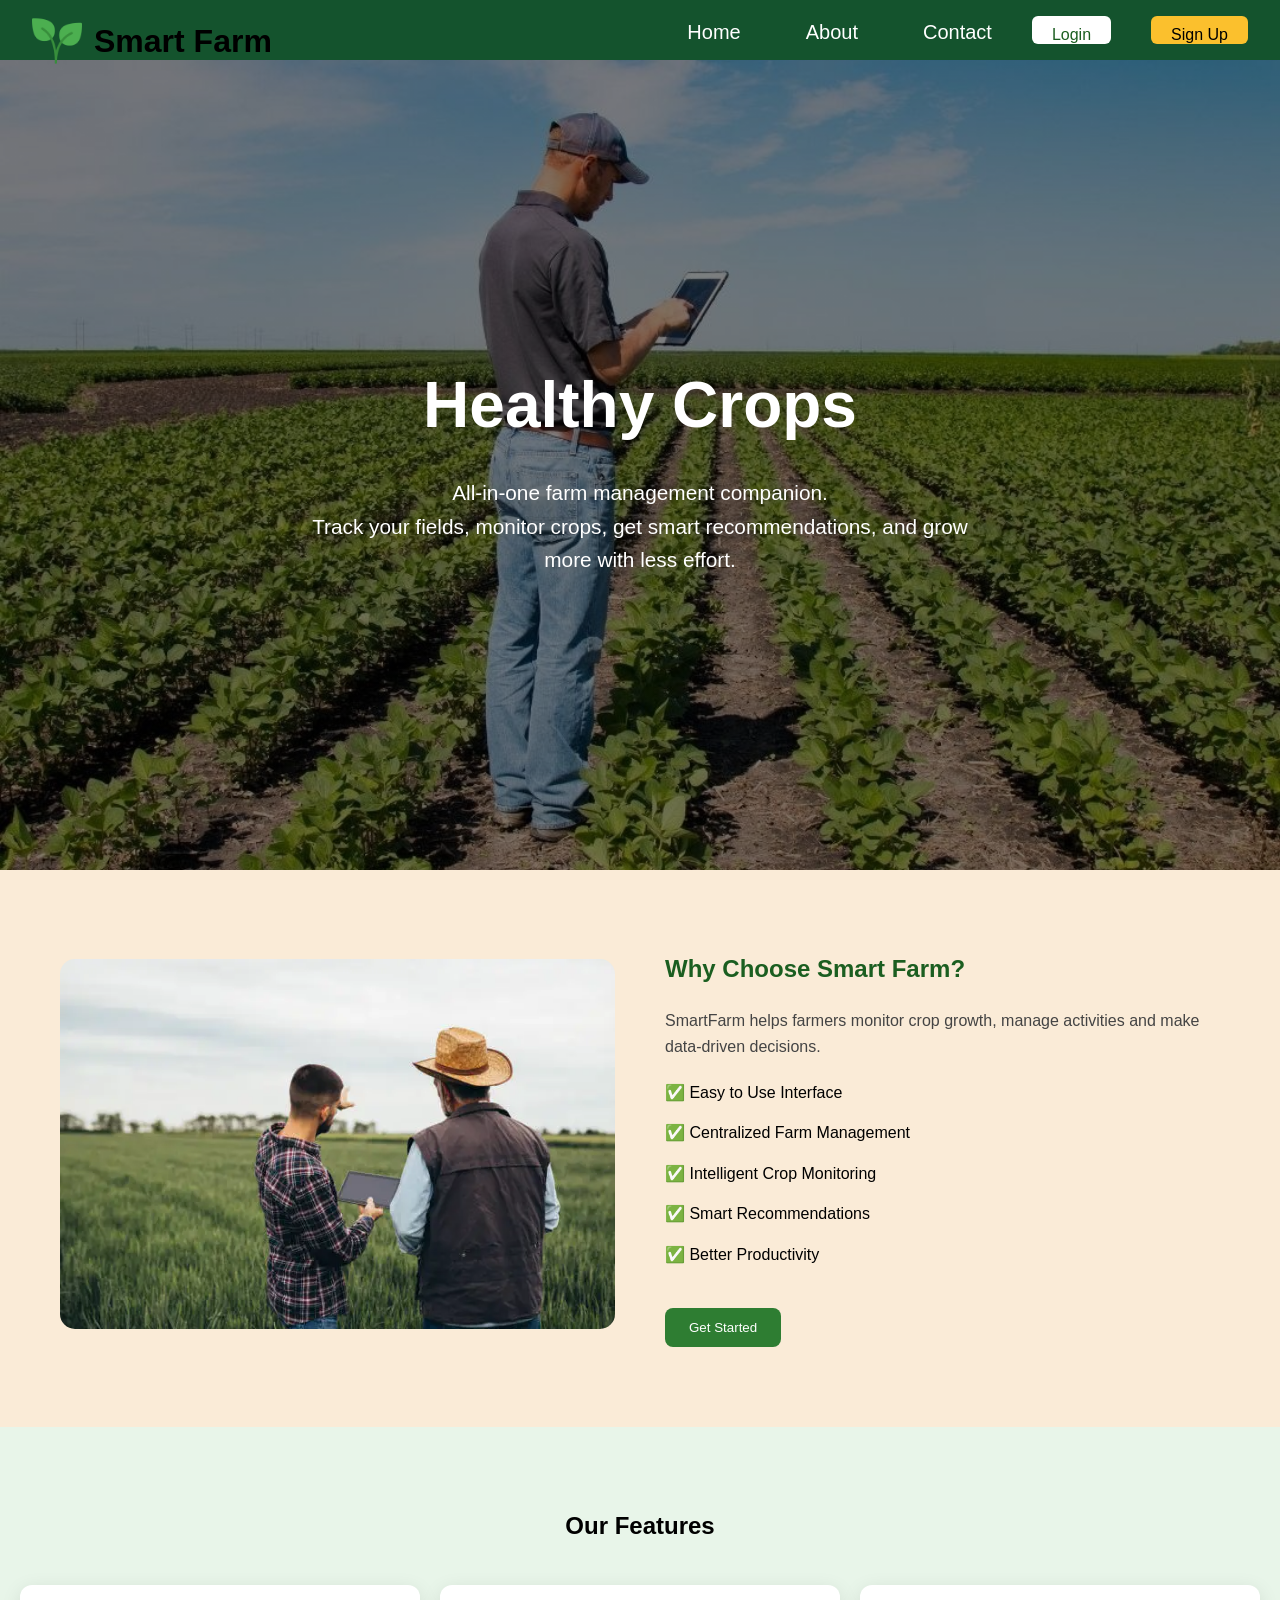
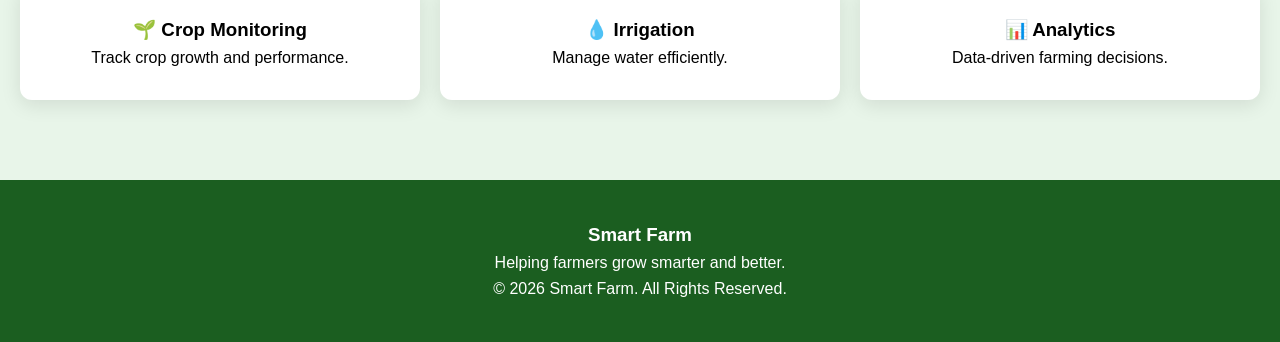
<file: SWYNEX/Responsive Landing Page/index.html>
<!DOCTYPE html>
<html lang="en">
<head>
    <meta charset="UTF-8">
    <meta name="viewport" content="width=device-width, initial-scale=1.0">
    <title>Smart Farm</title>
    <link rel="stylesheet" href="./CSS/style.css">
</head>
<body>
    <header>
        <nav>
            <div class="logo"><img src="./Images/Icons/logo.png" alt="">Smart Farm</div>
            <ul id="links">
                <li><a href="#">Home</a></li>
                <li><a href="#">About</a></li>
                <li><a href="#">Contact</a></li>
                <button class="btn1">Login</button>
                <button class="btn2">Sign Up</button>
            </ul>
        </nav>
    </header>

    <main>
        <section class="sec1">
            <div class="sec1text">
                <h1>Healthy, Crop Bright Future!</h1>
                <p>All-in-one farm management companion. <br> Track your fields, monitor crops, get smart recommendations, and grow more with less effort.</p>
            </div>
        </section>


        <section class="sec2">

    <div class="about-image">
        <img src="./Images/pics/monitor.webp" alt="">
    </div>

    <div class="about-content">
        <h2>Why Choose Smart Farm?</h2>

        <p>
            SmartFarm helps farmers monitor crop growth,
            manage activities and make data-driven decisions.
        </p>

        <ul>
            <li>✅ Easy to Use Interface</li>
            <li>✅ Centralized Farm Management</li>
            <li>✅ Intelligent Crop Monitoring</li>
            <li>✅ Smart Recommendations</li>
            <li>✅ Better Productivity</li>
        </ul>

        <button class="cta-btn">
            Get Started
        </button>

    </div>

</section>


<section class="services">

<h2>Our Features</h2>

<div class="cards">

<div class="card">
<h3>🌱 Crop Monitoring</h3>
<p>Track crop growth and performance.</p>
</div>

<div class="card">
<h3>💧 Irrigation</h3>
<p>Manage water efficiently.</p>
</div>

<div class="card">
<h3>📊 Analytics</h3>
<p>Data-driven farming decisions.</p>
</div>

</div>

</section>


<footer>

<h3>Smart Farm</h3>

<p>
Helping farmers grow smarter and better.
</p>

<p>
© 2026 Smart Farm. All Rights Reserved.
</p>

</footer>
    </main>
<script src="./JS/script.js"></script>
</body>
</html>
</file>
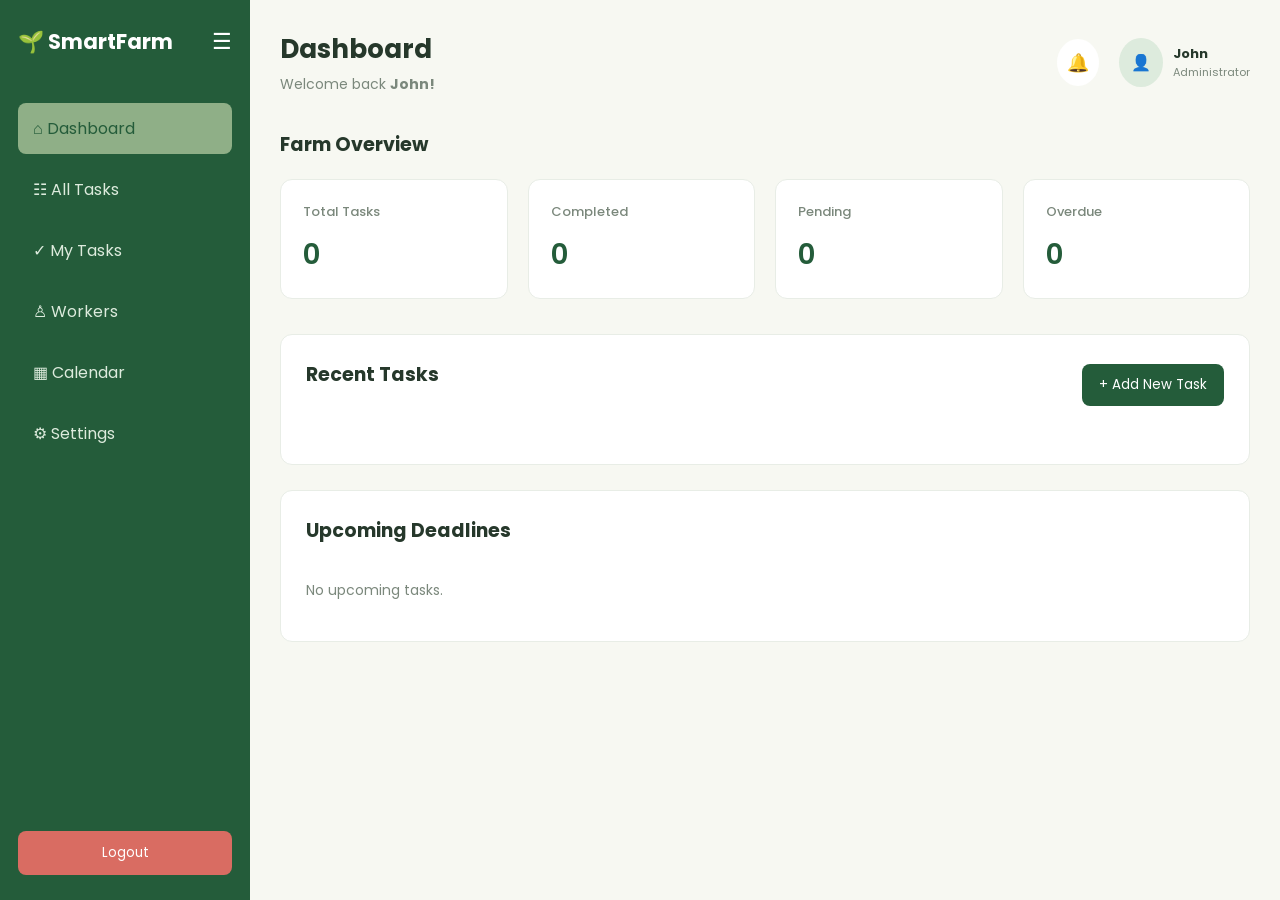
<file: SWYNEX/SmartFarm Task Manager/index.html>
<!DOCTYPE html>
<html lang="en">
<head>
    <meta charset="UTF-8">
    <meta name="viewport" content="width=device-width, initial-scale=1.0">
    <title>SmartFarm | Dashboard</title>

    <link rel="stylesheet" href="./CSS/style.css">
</head>

<body>

    <div class="dashboard-container">

        <aside class="sidebar" id="sidebar">

            <div class="sidebar-header">
                <h2>🌱 SmartFarm</h2>
                <button id="sidebar-toggle" aria-label="Toggle sidebar">
                    ☰
                </button>
            </div>

            <nav class="sidebar-nav">

    <a href="#" class="nav-link active">
        <span class="icon">⌂</span>
        <span class="label">Dashboard</span>
    </a>

    <a href="#" class="nav-link">
        <span class="icon">☷</span>
        <span class="label">All Tasks</span>
    </a>

    <a href="#" class="nav-link">
        <span class="icon">✓</span>
        <span class="label">My Tasks</span>
    </a>

    <a href="#" class="nav-link">
        <span class="icon">♙</span>
        <span class="label">Workers</span>
    </a>

    <a href="#" class="nav-link">
        <span class="icon">▦</span>
        <span class="label">Calendar</span>
    </a>

    <a href="#" class="nav-link">
        <span class="icon">⚙</span>
        <span class="label">Settings</span>
    </a>

</nav>

            <div class="sidebar-footer">
                <button id="logout-btn">Logout</button>
            </div>

        </aside>


        <main class="main-content">

            
            <header class="dashboard-header">

                <button id="mobile-menu" aria-label="Open navigation">
                    ☰
                </button>

                <div class="welcome-message">
                    <h1>Dashboard</h1>
                    <p>Welcome back <b>John!</b></p>
                </div>

                <div class="header-actions">
                    <button aria-label="Notifications">🔔</button>

                    <div class="user-profile">
                        <span>👤</span>
                        <div>
                            <h4>John</h4>
                            <p>Administrator</p>
                        </div>
                    </div>
                </div>

            </header>


            <section class="dashboard-overview">

                <h2>Farm Overview</h2>

                <div class="summary-cards">

                    <div class="summary-card">
                        <h3>Total Tasks</h3>
                        <p class="card-number" id="total-tasks">0</p>
                    </div>

                    <div class="summary-card">
                        <h3>Completed</h3>
                        <p class="card-number" id="completed-tasks">0</p>
                    </div>

                    <div class="summary-card">
                        <h3>Pending</h3>
                        <p class="card-number" id="pending-tasks">0</p>
                    </div>

                    <div class="summary-card">
                        <h3>Overdue</h3>
                        <p class="card-number" id="overdue-tasks">0</p>
                    </div>

                </div>

            </section>


            
            <section class="recent-tasks">

                <div class="section-header">
                    <h2>Recent Tasks</h2>
                    <button onclick="window.location.href='./task.html' ">
    + Add New Task
</button>
                </div>

                <div class="task-list" id="task-list">
                    <!-- Tasks will be rendered here using JavaScript -->
                </div>

            </section>


            
            <section class="upcoming-deadlines">

                <h2>Upcoming Deadlines</h2>

                <div id="upcoming-tasks">
                    <!-- Upcoming tasks will appear here -->
                </div>

            </section>

        </main>

    </div>


    <script src="./JS/script.js"></script>

</body>
</html>
</file>
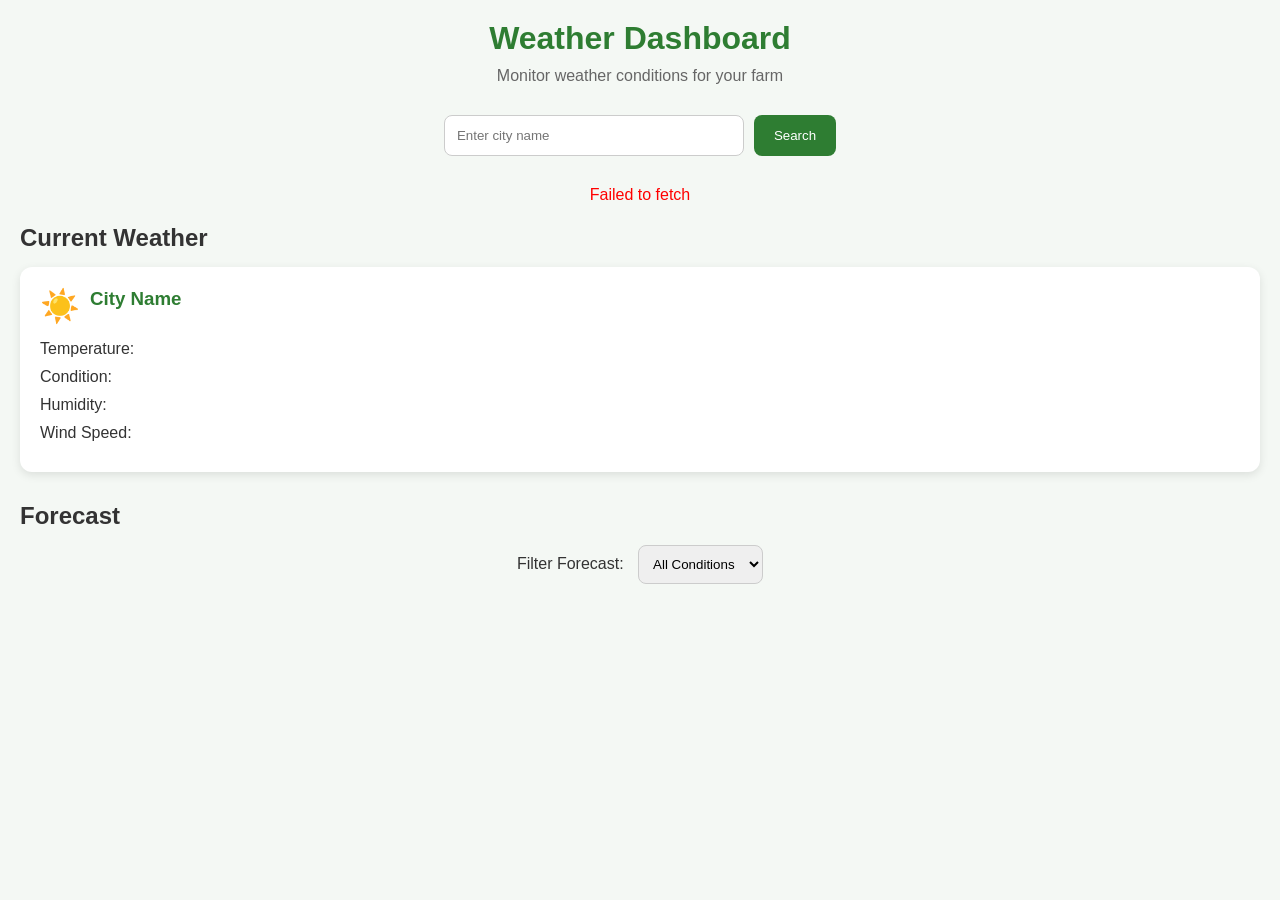
<file: SWYNEX/Weather Dashboard/index.html>
<!DOCTYPE html>
<html lang="en">
<head>
    <meta charset="UTF-8">
    <meta name="viewport" content="width=device-width, initial-scale=1.0">
    <title>Weather Dashboard</title>

    <link rel="stylesheet" href="CSS/style.css">
</head>
<body>


    <header>
        <h1>Weather Dashboard</h1>
        <p>Monitor weather conditions for your farm</p>
    </header>

   
    <section class="search-section">
        <input
            type="text"
            id="cityInput"
            placeholder="Enter city name"
        >

        <button id="searchBtn">
            Search
        </button>
    </section>


    <div id="loading" class="hidden">
        Loading weather data...
    </div>

    
    <div id="error" class="hidden">
        Something went wrong.
    </div>

    
    <section id="weatherContainer">

        <h2>Current Weather</h2>

        <div class="weather-card">

            <div class="weather-header">
    <span id="weatherIcon">☀️</span>
    <h3 id="cityName">City Name</h3>
</div>

            <p id="temperature">
                Temperature:
            </p>

            <p id="condition">
                Condition:
            </p>

            <p id="humidity">
                Humidity:
            </p>

            <p id="wind">
                Wind Speed:
            </p>

        </div>

    </section>

    
    <section id="forecastContainer">

        <h2>Forecast</h2>

        <div class="forecast-cards">

        </div>

    </section>

    <section class="filter-section">

        <label for="weatherFilter">Filter Forecast:</label>
        <select id="weatherFilter">
            <option value="all">All Conditions</option>
            <option value="Clear Sky">Clear Sky</option>
            <option value="Partly Cloudy">Partly Cloudy</option>
            <option value="Rain">Rain</option>
            <option value="Drizzle">Drizzle</option>
            <option value="Foggy">Foggy</option>
            <option value="Snow">Snow</option>
            <option value="Thunderstorm">Thunderstorm</option>
        </select>

    </section>

    <script src="JS/script.js"></script>

</body>
</html
</file>
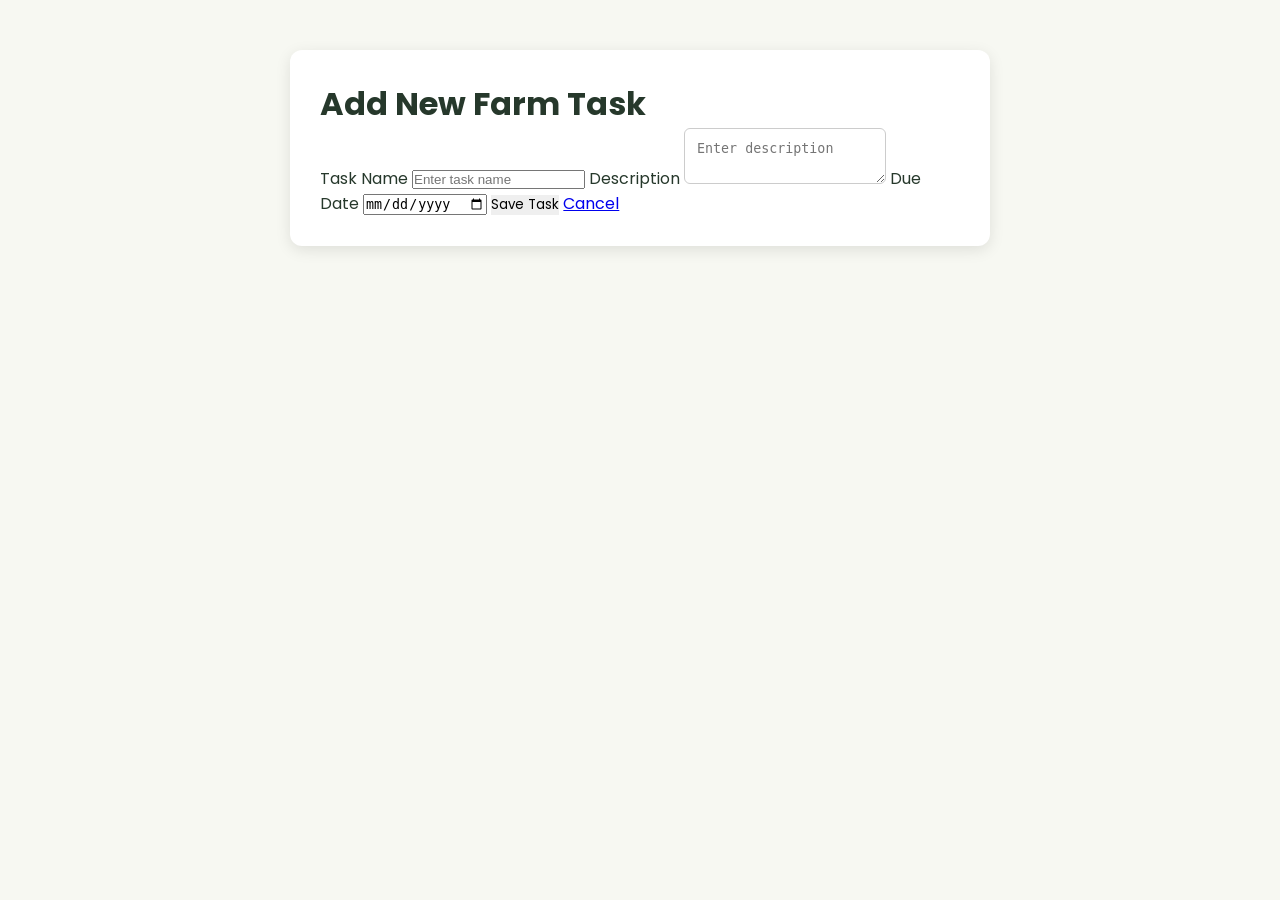
<file: SWYNEX/SmartFarm Task Manager/task.html>
<!DOCTYPE html>
<html lang="en">
<head>
    <meta charset="UTF-8">
    <meta name="viewport" content="width=device-width, initial-scale=1.0">
    <title>Add Task</title>
    <link rel="stylesheet" href="./CSS/style.css">
</head>
<body>

<div class="add-task-container">

    <h1>Add New Farm Task</h1>

    <form id="task-form">

        <label>Task Name</label>
        <input
            type="text"
            id="task-name"
            placeholder="Enter task name"
        >

        <label>Description</label>
        <textarea
            id="task-description"
            placeholder="Enter description"
        ></textarea>

        <label>Due Date</label>
        <input
            type="date"
            id="task-date"
        >

        <button type="submit">
            Save Task
        </button>

        <a href="./index.html">
            Cancel
        </a>

    </form>

</div>

<script src="./JS/task.js"></script>

</body>
</html>
</file>
<file: SWYNEX/Responsive Landing Page/CSS/style.css>
*{
    margin: 0;
    padding: 0;
    box-sizing: border-box;
}


body{
    font-family: 'Segoe UI', Tahoma, Geneva, Verdana, sans-serif;
    line-height: 1.6;
    background-color: antiquewhite;
}
header{
    background:#1B5E20;
    position: sticky;
    top:0;
    z-index:100;
}
.logo img{
    height: 50px;
}
.logo{
    display: flex;
    gap: 0.75rem;
    font-weight: bold;
    color: black;
    font-size: 2rem;
}
nav{
    height: 60px;
    margin: auto;
    padding: 1rem 2rem;
    display: flex;
    justify-content: space-between;
}

#links{
    list-style: none;
    display: flex;
    gap: 40px;
    font-size: 20px;
}
#links li{
    margin-left: 25px;
}
#links a{
    color: white;
    text-decoration: none;
    transition: 0.3s;
}
#links a:hover{
    color: #FBC02D;
}
.btn1,
.btn2{
    padding:10px 20px;
    border:none;
    border-radius:6px;
    cursor:pointer;
    font-size:16px;
}

.btn1{
    background:white;
    color:#1B5E20;
}

.btn2{
    background:#FBC02D;
    color:black;
}



.sec1{
    background-image: linear-gradient(rgba(0,0,0,0.5), rgba(0,0,0,0.5)), url(../Images/pics/w3.jpg);
    background-size: cover;
    background-position: center;

    min-height: 90vh;

    display: flex;
    justify-content: center;
    align-items: center;

    text-align: center;
    color: white;
    padding: 20px;
}
.sec1 h1{
    font-size: 4rem;
    margin-bottom: 20px;
}

.sec1 p{
    font-size: 1.3rem;
    max-width: 700px;
    margin: auto;
}



.sec2{
    max-width:1200px;
    margin:auto;
    padding:80px 20px;

    display:grid;
    grid-template-columns:1fr 1fr;
    gap:50px;
    align-items:center;
}

.about-image img{
    width:100%;
    border-radius:15px;
}

.about-content h2{
    color:#1B5E20;
    margin-bottom:20px;
}

.about-content p{
    color:#444;
    margin-bottom:20px;
}

.about-content ul{
    list-style:none;
}

.about-content li{
    margin-bottom:15px;
}

.cta-btn{
    margin-top:25px;
    padding:12px 24px;
    background:#2E7D32;
    color:white;
    border:none;
    border-radius:8px;
}



.services{
    background:#E8F5E9;
    padding:80px 20px;
    text-align:center;
}

.cards{
    display:grid;
    grid-template-columns:repeat(auto-fit,minmax(250px,1fr));
    gap:20px;
    margin-top:40px;
}

.card{
    background:white;
    padding:30px;
    border-radius:12px;
    box-shadow:0 5px 20px rgba(0,0,0,.1);
}


footer{
    background:#1B5E20;
    color:white;
    text-align:center;
    padding:40px 20px;
}



@media(max-width:768px){

    .sec1 h1{
        font-size:2.5rem;
    }

    .sec2{
        grid-template-columns:1fr;
    }

    nav{
        flex-direction:column;
        height:auto;
        gap:15px;
    }

    #links{
        flex-wrap:wrap;
        justify-content:center;
        gap:15px;
    }
}
</file>
<file: SWYNEX/SmartFarm Task Manager/CSS/style.css>
@import url('https://fonts.googleapis.com/css2?family=Poppins:wght@400;500;600;700&display=swap');

/* CSS Variables */
:root {
    --primary: #245C3A;
    --secondary: #8FAF87;
    --background: #F7F8F2;
    --white: #FFFFFF;
    --text: #26382B;
    --muted: #7B887C;
    --light-green: #DDEBDD;
    --warning: #F4B860;
    --danger: #D96C62;
    --border: #E8EDE6;
}

* {
    margin: 0;
    padding: 0;
    box-sizing: border-box;
}

body {
    font-family: 'Poppins', sans-serif;
    background: var(--background);
    color: var(--text);
}

button {
    font-family: inherit;
    cursor: pointer;
    border: none;
}

.dashboard-container {
    display: flex;
    min-height: 100vh;
}

.sidebar {
    width: 250px;
    background: var(--primary);
    color: var(--white);
    padding: 25px 18px;
    display: flex;
    flex-direction: column;
    transition: width 0.3s ease;
    flex-shrink: 0;
}

.sidebar-header {
    display: flex;
    align-items: center;
    justify-content: space-between;
    margin-bottom: 45px;
}

.sidebar-header h2 {
    font-size: 21px;
}

.sidebar-header button {
    background: transparent;
    color: white;
    font-size: 22px;
}

.sidebar-nav {
    display: flex;
    flex-direction: column;
    gap: 10px;
}

.nav-link {
    text-decoration: none;
    color: #DDEBDD;
    padding: 13px 15px;
    border-radius: 8px;
    transition: 0.3s;
}

.nav-link:hover,
.nav-link.active {
    background: var(--secondary);
    color: var(--primary);
}

.sidebar-footer {
    margin-top: auto;
}

.sidebar-footer button {
    width: 100%;
    padding: 12px;
    border-radius: 8px;
    background: #D96C62;
    color: white;
}


.main-content {
    flex: 1;
    padding: 30px;
    min-width: 0;
}

.dashboard-header {
    display: flex;
    justify-content: space-between;
    align-items: center;
    gap: 20px;
    margin-bottom: 35px;
}

.welcome-message h1 {
    font-size: 26px;
    margin-bottom: 5px;
}

.welcome-message p {
    color: var(--muted);
    font-size: 14px;
}

.header-actions {
    display: flex;
    align-items: center;
    gap: 20px;
}

.header-actions > button {
    background: white;
    padding: 10px;
    border-radius: 50%;
    font-size: 18px;
}

.user-profile {
    display: flex;
    align-items: center;
    gap: 10px;
}

.user-profile span {
    background: var(--light-green);
    padding: 12px;
    border-radius: 50%;
}

.user-profile h4 {
    font-size: 13px;
}

.user-profile p {
    font-size: 11px;
    color: var(--muted);
}


.dashboard-overview h2,
.recent-tasks h2,
.upcoming-deadlines h2 {
    font-size: 19px;
    margin-bottom: 20px;
}

.summary-cards {
    display: grid;
    grid-template-columns: repeat(4, 1fr);
    gap: 20px;
    margin-bottom: 35px;
}

.summary-card {
    background: var(--white);
    padding: 22px;
    border-radius: 12px;
    border: 1px solid var(--border);
    transition: transform 0.3s;
}

.summary-card:hover {
    transform: translateY(-4px);
}

.summary-card h3 {
    font-size: 13px;
    color: var(--muted);
    font-weight: 500;
}

.card-number {
    font-size: 28px;
    font-weight: 600;
    margin-top: 12px;
    color: var(--primary);
}


.recent-tasks,
.upcoming-deadlines {
    background: var(--white);
    padding: 25px;
    border-radius: 12px;
    border: 1px solid var(--border);
    margin-bottom: 25px;
}

.section-header {
    display: flex;
    justify-content: space-between;
    align-items: center;
    gap: 15px;
}

.section-header button {
    background: var(--primary);
    color: white;
    padding: 11px 17px;
    border-radius: 8px;
}

.task-list,
#upcoming-tasks {
    color: var(--muted);
    font-size: 14px;
    padding: 15px 0;
}


#mobile-menu {
    display: none;
}

@media (max-width: 1000px) {
    .summary-cards {
        grid-template-columns: repeat(2, 1fr);
    }
}

@media (max-width: 768px) {
    .sidebar {
        width: 200px;
    }

    .main-content {
        padding: 20px;
    }

    .dashboard-header {
        flex-wrap: wrap;
    }
}

@media (max-width: 576px) {
    .sidebar {
        display: none;
    }

    .main-content {
        padding: 15px;
    }

    .summary-cards {
        grid-template-columns: 1fr 1fr;
        gap: 10px;
    }

    .summary-card {
        padding: 15px;
    }

    .card-number {
        font-size: 23px;
    }

    .welcome-message h1 {
        font-size: 21px;
    }

    .header-actions {
        width: 100%;
        justify-content: space-between;
    }

    .section-header {
        flex-wrap: wrap;
    }
}

/* Collapsed Sidebar */

.sidebar.collapsed {
    width: 80px;
}

.sidebar.collapsed .sidebar-header h2,
.sidebar.collapsed .nav-link .label {
    display: none;
}

.sidebar.collapsed .nav-link {
    text-align: center;
    padding: 13px 5px;
}

.sidebar.collapsed .icon {
    font-size: 20px;
}

.sidebar.collapsed .sidebar-footer button {
    font-size: 0;
}

.sidebar.collapsed .sidebar-footer button::after {
    content: "↪";
    font-size: 20px;
}

/* Mobile Sidebar */

@media (max-width: 576px) {

    .sidebar {
        display: flex;
        position: fixed;
        top: 0;
        left: 0;
        height: 100vh;
        width: 250px;
        z-index: 1000;
        transform: translateX(-100%);
        transition: transform 0.3s ease;
    }

    .sidebar.open {
        transform: translateX(0);
    }

    #mobile-menu {
        display: block;
        background: transparent;
        font-size: 23px;
    }

    .sidebar.collapsed {
        width: 250px;
    }
}



.add-task-container{
max-width:700px;
margin:50px auto;
background:white;
padding:30px;
border-radius:12px;
box-shadow:0 4px 15px rgba(0,0,0,0.1);
}
 
.add-task-container h1{
margin-bottom:20px;
}
 
.add-task-container form{
display:flex;
flex-direction:column;
gap:15px;
}
 
.add-task-container input,
.add-task-container textarea{
padding:12px;
border:1px solid #ccc;
border-radius:6px;
}
 
.add-task-container button{
background:#2e6b3f;
color:white;
border:none;
padding:12px;
border-radius:6px;
cursor:pointer;
}


.task-actions {
    display: flex;
    gap: 10px;
    margin-top: 10px;
}

.task-actions button {
    padding: 8px 12px;
    border: none;
    border-radius: 5px;
    cursor: pointer;
}

.task-actions button:first-child {
    background-color: #28a745;
    color: white;
}

.task-actions button:last-child {
    background-color: #dc3545;
    color: white;
}
</file>
<file: SWYNEX/Weather Dashboard/CSS/style.css>
*{
    margin: 0;
    padding: 0;
    box-sizing: border-box;
}


body{
    font-family: Arial, sans-serif;
    background-color: #f4f8f4;
    color: #333;
    padding: 20px;
}


header{
    text-align: center;
    margin-bottom: 30px;
}

header h1{
    color: #2e7d32;
    margin-bottom: 10px;
}

header p{
    color: #666;
}


.search-section{
    display: flex;
    justify-content: center;
    gap: 10px;
    margin-bottom: 30px;
    flex-wrap: wrap;
}

.search-section input{
    width: 300px;
    padding: 12px;
    border: 1px solid #ccc;
    border-radius: 8px;
}

.search-section button{
    padding: 12px 20px;
    background-color: #2e7d32;
    color: white;
    border: none;
    border-radius: 8px;
    cursor: pointer;
    transition: 0.3s;
}

.search-section button:hover{
    background-color: #1b5e20;
    transform: translateY(-2px);
}


.weather-card{
    background: white;
    padding: 20px;
    border-radius: 12px;
    box-shadow: 0 3px 10px rgba(0,0,0,0.1);
    margin-top: 15px;
}

.weather-card h3{
    margin-bottom: 15px;
    color: #2e7d32;
}

.weather-card p{
    margin-bottom: 10px;
}


#forecastContainer{
    margin-top: 30px;
}

.forecast-cards{
    display: grid;
    grid-template-columns: repeat(auto-fit, minmax(180px, 1fr));
    gap: 15px;
    margin-top: 15px;
}


.forecast-card{
    background: white;
    padding: 15px;
    border-radius: 12px;
    text-align: center;
    box-shadow: 0 3px 10px rgba(0,0,0,0.1);
}


.filter-section{
    text-align: center;
    margin-bottom: 20px;
}

.filter-section select{
    padding: 10px;
    border-radius: 8px;
    border: 1px solid #ccc;
    margin-left: 10px;
}




#loading{
    text-align: center;
    color: #2e7d32;
    font-weight: bold;
    margin: 20px 0;
}


#error{
    text-align: center;
    color: red;
    margin: 20px 0;
}


.hidden{
    display: none;
}


.weather-header{
    display: flex;
    align-items: center;
    gap: 10px;
    margin-bottom: 15px;
}

#weatherIcon{
    font-size: 2rem;
}


@media (max-width: 768px){

    .search-section{
        flex-direction: column;
        align-items: center;
    }

    .search-section input{
        width: 100%;
        max-width: 350px;
    }

    .search-section button{
        width: 100%;
        max-width: 350px;
    }

}
</file>
